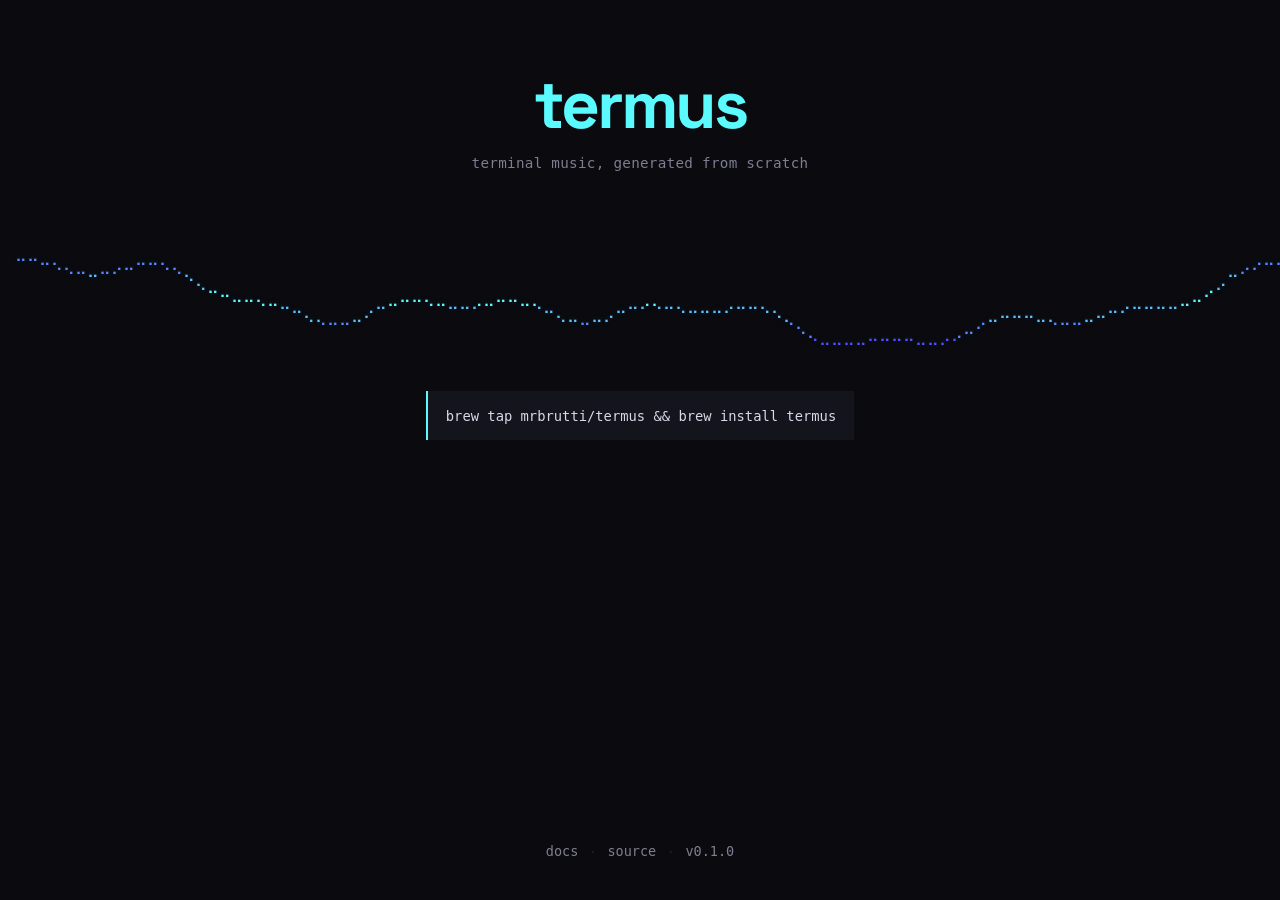
<file: docs/index.html>
<!DOCTYPE html>
<html lang="en">
<head>
  <meta charset="UTF-8">
  <meta name="viewport" content="width=device-width, initial-scale=1.0">
  <title>termus</title>
  <meta name="description" content="Terminal music player that generates ambient, jazz, lofi, classical, and more in real time.">
  <link rel="preconnect" href="https://fonts.googleapis.com">
  <link rel="preconnect" href="https://fonts.gstatic.com" crossorigin>
  <link href="https://fonts.googleapis.com/css2?family=Space+Grotesk:wght@500;700&display=swap" rel="stylesheet">
  <link rel="stylesheet" href="style.css">
</head>
<body class="landing">
  <header class="hero">
    <h1 class="logo">termus</h1>
    <p class="tagline">terminal music, generated from scratch</p>
  </header>

  <div class="wave-wrap" aria-label="Animated Braille oscilloscope">
    <pre id="brailleScope" class="braille-scope" aria-hidden="true"></pre>
  </div>

  <main>
    <pre class="install"><code>brew tap mrbrutti/termus &amp;&amp; brew install termus</code></pre>

    <nav class="links">
      <a href="docs.html">docs</a>
      <span class="sep">·</span>
      <a href="https://github.com/mrbrutti/termus">source</a>
      <span class="sep">·</span>
      <a href="https://github.com/mrbrutti/termus/releases">v0.1.0</a>
    </nav>
  </main>

  <script>
    (function () {
      // Render an animated Braille oscilloscope — same trick the TUI uses:
      // a 2-dot-wide by 4-dot-tall sub-pixel grid mapped onto Unicode Braille
      // characters (U+2800 base + bitmask). Each row of <span>s gets its own
      // gradient color, top→bottom indigo→cyan→indigo, mirroring the
      // app's default theme.
      var pre = document.getElementById('brailleScope');

      // Bit positions within a single Braille cell, by (dx, dy):
      //   (0,0)=0x01  (1,0)=0x08
      //   (0,1)=0x02  (1,1)=0x10
      //   (0,2)=0x04  (1,2)=0x20
      //   (0,3)=0x40  (1,3)=0x80
      var BITS = [
        [0x01, 0x08],
        [0x02, 0x10],
        [0x04, 0x20],
        [0x40, 0x80]
      ];

      function lerp(a, b, t) { return Math.round(a + (b - a) * t); }
      function hex2(n) { var s = n.toString(16); return s.length < 2 ? '0' + s : s; }

      // Triangle gradient from edge to center and back: edges = indigo,
      // center = cyan. Matches the app's themes.go vertical gradient.
      function colorAt(row, total) {
        var mid = (total - 1) / 2;
        var norm = mid > 0 ? Math.abs(row - mid) / mid : 0;
        var r = lerp(0x5b, 0x5b, norm);
        var g = lerp(0xfa, 0x4b, norm);
        var b = lerp(0xff, 0xff, norm);
        return '#' + hex2(r) + hex2(g) + hex2(b);
      }

      var W = 0;    // cells wide
      var H = 7;    // cells tall — keeps the wave thin like the real TUI scope
                    // shows during normal-volume playback (the wave only
                    // occupies a narrow band around the middle of the screen)
      var t = 0;

      // Row span elements, created once and updated per-frame via
      // textContent so we never need innerHTML.
      var rowSpans = [];

      function buildRows() {
        // Clear out the <pre> safely and rebuild row spans.
        while (pre.firstChild) pre.removeChild(pre.firstChild);
        rowSpans = [];
        for (var cy = 0; cy < H; cy++) {
          var span = document.createElement('span');
          span.style.color = colorAt(cy, H);
          span.style.display = 'block';
          rowSpans.push(span);
          pre.appendChild(span);
        }
      }

      function measure() {
        // Read the rendered character size and recompute how many Braille
        // cells fit edge-to-edge.
        var rect = pre.getBoundingClientRect();
        var probe = document.createElement('span');
        probe.textContent = '⠿';
        probe.style.position = 'absolute';
        probe.style.visibility = 'hidden';
        probe.style.font = window.getComputedStyle(pre).font;
        document.body.appendChild(probe);
        var cw = probe.getBoundingClientRect().width || 10;
        document.body.removeChild(probe);
        W = Math.max(20, Math.floor(rect.width / cw));
        buildRows();
      }

      function frame() {
        var dotsX = W * 2;
        var dotsY = H * 4;
        var mid = dotsY / 2;
        // Amplitude tuned to ~60% of half-height — keeps the wave inside the
        // middle ~3 cell rows like the real TUI shows. Matches the recorded
        // termus output where the wave is a thin band of dots, not a
        // full-screen pad of glyphs.
        var amp = dotsY * 0.55;
        // Four incommensurate sine components. The first two carry the
        // slow shape; the third + fourth add the higher-frequency micro-
        // wiggle that gives the dots their "audio waveform" character.
        var dotYs = new Array(dotsX);
        for (var x = 0; x < dotsX; x++) {
          var v =
              0.48 * Math.sin(0.022 * x + t * 0.040)
            + 0.24 * Math.sin(0.058 * x + t * 0.090)
            + 0.16 * Math.sin(0.135 * x + t * 0.060)
            + 0.10 * Math.sin(0.310 * x + t * 0.130);
          var y = mid + amp * v;
          if (y < 0) y = 0;
          if (y > dotsY - 1) y = dotsY - 1;
          dotYs[x] = y | 0;
        }

        // Convert dot grid → row of Braille chars for each cell row.
        for (var cy = 0; cy < H; cy++) {
          var chars = '';
          for (var cx = 0; cx < W; cx++) {
            var bits = 0;
            for (var dy = 0; dy < 4; dy++) {
              var py = cy * 4 + dy;
              for (var dx = 0; dx < 2; dx++) {
                var px = cx * 2 + dx;
                if (dotYs[px] === py) bits |= BITS[dy][dx];
              }
            }
            chars += String.fromCharCode(0x2800 + bits);
          }
          rowSpans[cy].textContent = chars;
        }
      }

      function tick() {
        frame();
        t += 2; // faster phase drift than 1 — closer to the actual TUI rate
        requestAnimationFrame(tick);
      }

      function init() {
        measure();
        if (window.matchMedia && window.matchMedia('(prefers-reduced-motion: reduce)').matches) {
          frame();
        } else {
          tick();
        }
      }

      window.addEventListener('resize', measure);

      // Wait for the webfont (Space Grotesk) so initial layout doesn't jump.
      if (document.fonts && document.fonts.ready) {
        document.fonts.ready.then(init);
      } else {
        init();
      }
    })();
  </script>
</body>
</html>
</file>
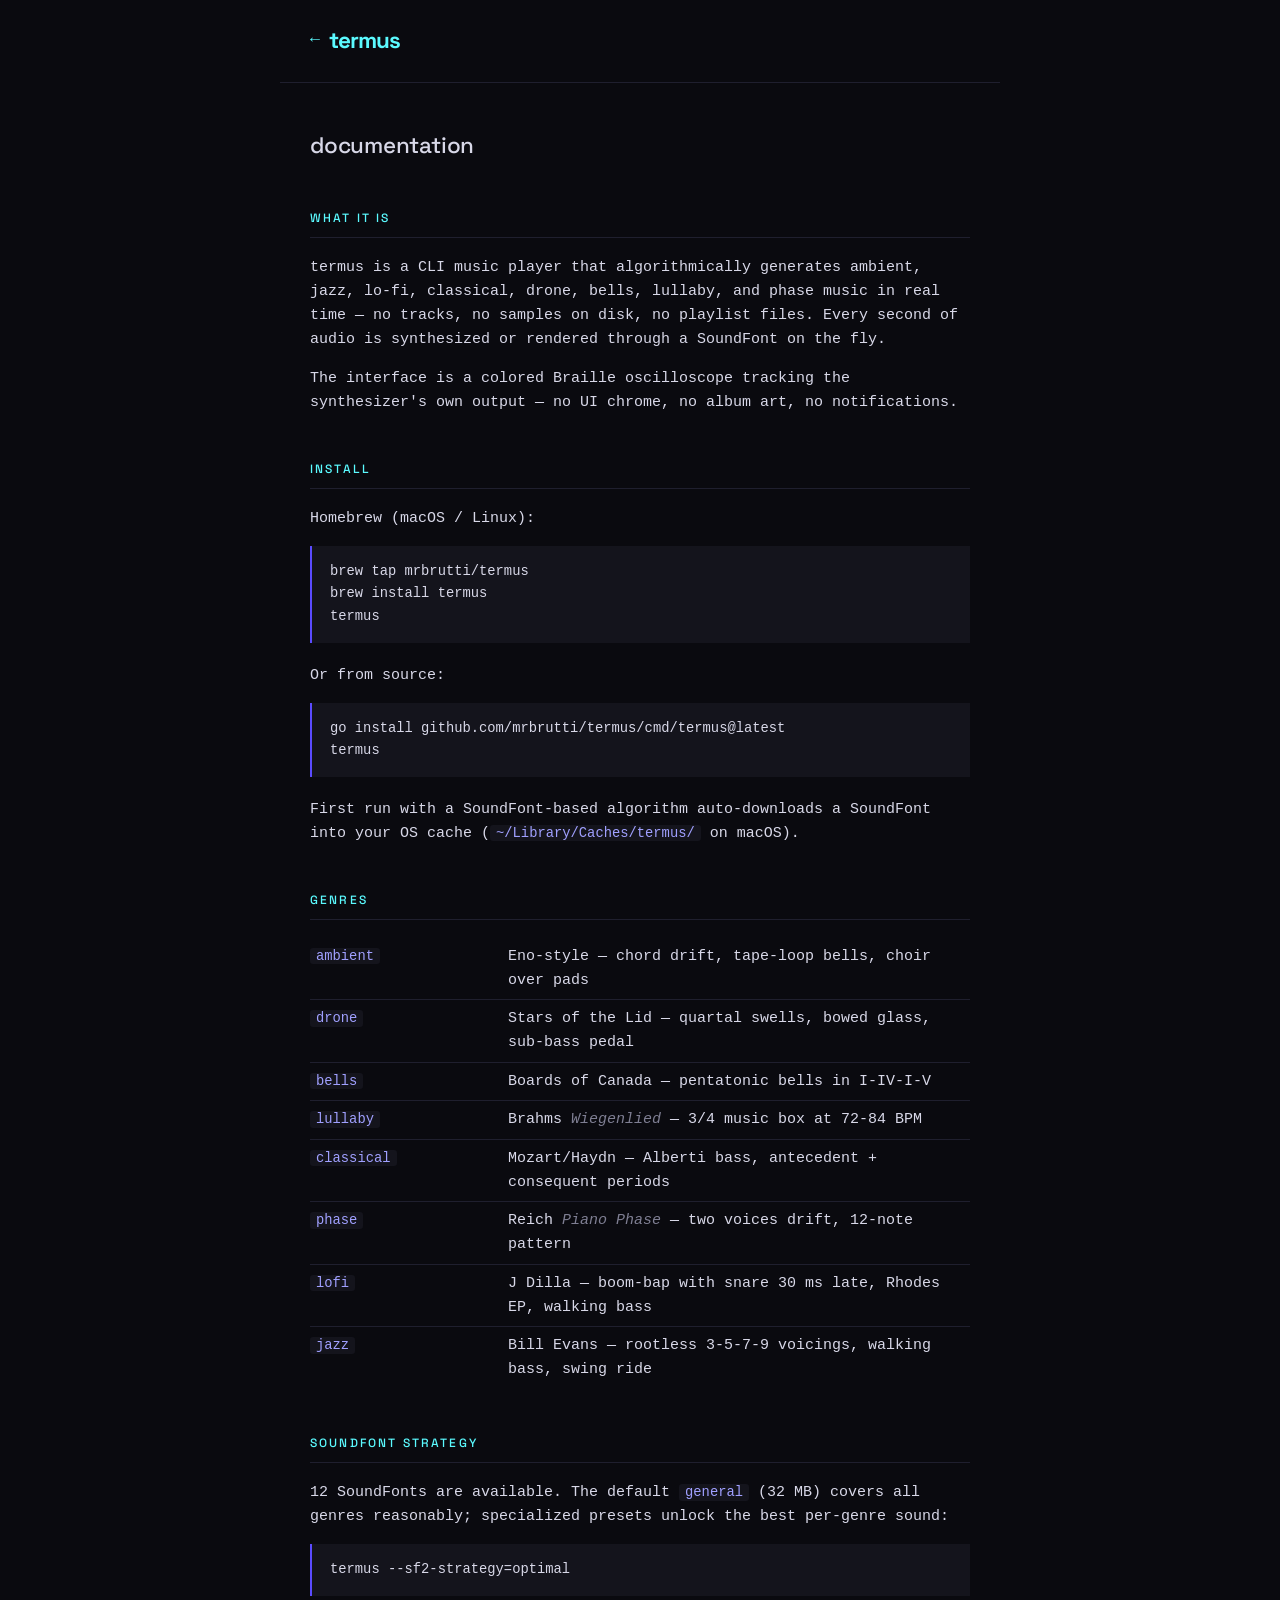
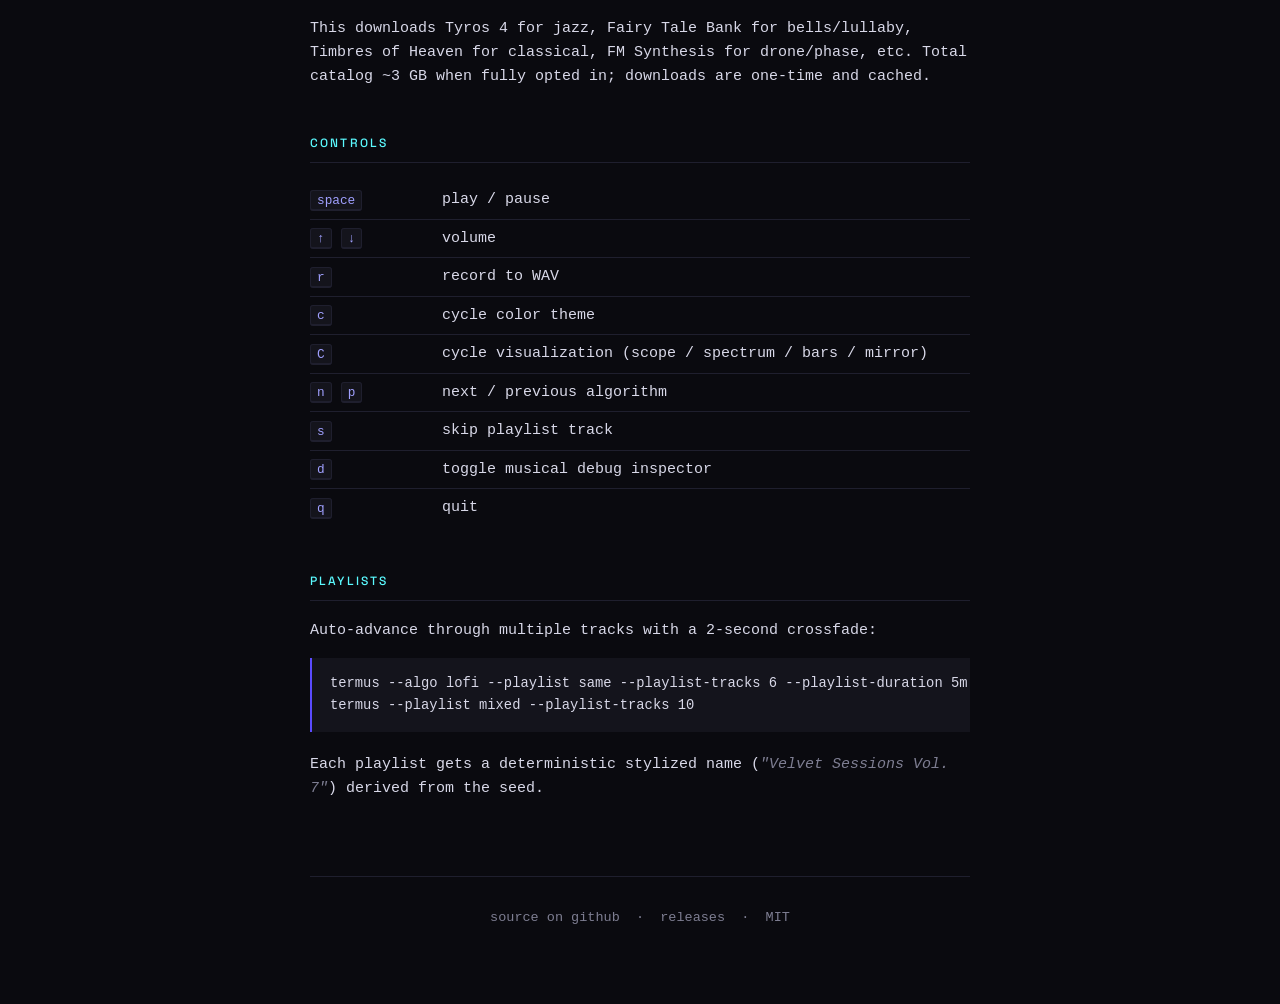
<file: docs/docs.html>
<!DOCTYPE html>
<html lang="en">
<head>
  <meta charset="UTF-8">
  <meta name="viewport" content="width=device-width, initial-scale=1.0">
  <title>termus / docs</title>
  <meta name="description" content="Documentation for termus — install, genres, controls, SoundFont strategy.">
  <link rel="preconnect" href="https://fonts.googleapis.com">
  <link rel="preconnect" href="https://fonts.gstatic.com" crossorigin>
  <link href="https://fonts.googleapis.com/css2?family=Space+Grotesk:wght@500;700&display=swap" rel="stylesheet">
  <link rel="stylesheet" href="style.css">
</head>
<body class="docs">
  <header class="docs-header">
    <a href="index.html" class="back"><span class="back-arrow">←</span> <span class="logo small">termus</span></a>
  </header>

  <main>
    <h1 class="page-title">documentation</h1>

    <section>
      <h2>What it is</h2>
      <p>
        termus is a CLI music player that algorithmically generates ambient,
        jazz, lo-fi, classical, drone, bells, lullaby, and phase music in real
        time — no tracks, no samples on disk, no playlist files. Every second
        of audio is synthesized or rendered through a SoundFont on the fly.
      </p>
      <p>
        The interface is a colored Braille oscilloscope tracking the
        synthesizer's own output — no UI chrome, no album art, no notifications.
      </p>
    </section>

    <section>
      <h2>Install</h2>
      <p>Homebrew (macOS / Linux):</p>
<pre><code>brew tap mrbrutti/termus
brew install termus
termus</code></pre>

      <p>Or from source:</p>
<pre><code>go install github.com/mrbrutti/termus/cmd/termus@latest
termus</code></pre>

      <p>
        First run with a SoundFont-based algorithm auto-downloads a SoundFont
        into your OS cache (<code>~/Library/Caches/termus/</code> on macOS).
      </p>
    </section>

    <section>
      <h2>Genres</h2>
      <table class="genres">
        <tr><td><code>ambient</code></td><td>Eno-style — chord drift, tape-loop bells, choir over pads</td></tr>
        <tr><td><code>drone</code></td><td>Stars of the Lid — quartal swells, bowed glass, sub-bass pedal</td></tr>
        <tr><td><code>bells</code></td><td>Boards of Canada — pentatonic bells in I-IV-I-V</td></tr>
        <tr><td><code>lullaby</code></td><td>Brahms <em>Wiegenlied</em> — 3/4 music box at 72-84 BPM</td></tr>
        <tr><td><code>classical</code></td><td>Mozart/Haydn — Alberti bass, antecedent + consequent periods</td></tr>
        <tr><td><code>phase</code></td><td>Reich <em>Piano Phase</em> — two voices drift, 12-note pattern</td></tr>
        <tr><td><code>lofi</code></td><td>J Dilla — boom-bap with snare 30 ms late, Rhodes EP, walking bass</td></tr>
        <tr><td><code>jazz</code></td><td>Bill Evans — rootless 3-5-7-9 voicings, walking bass, swing ride</td></tr>
      </table>
    </section>

    <section>
      <h2>SoundFont strategy</h2>
      <p>
        12 SoundFonts are available. The default <code>general</code> (32 MB)
        covers all genres reasonably; specialized presets unlock the best
        per-genre sound:
      </p>
<pre><code>termus --sf2-strategy=optimal</code></pre>
      <p>
        This downloads Tyros 4 for jazz, Fairy Tale Bank for bells/lullaby,
        Timbres of Heaven for classical, FM Synthesis for drone/phase, etc.
        Total catalog ~3 GB when fully opted in; downloads are one-time and
        cached.
      </p>
    </section>

    <section>
      <h2>Controls</h2>
      <table class="controls">
        <tr><td><kbd>space</kbd></td><td>play / pause</td></tr>
        <tr><td><kbd>↑</kbd> <kbd>↓</kbd></td><td>volume</td></tr>
        <tr><td><kbd>r</kbd></td><td>record to WAV</td></tr>
        <tr><td><kbd>c</kbd></td><td>cycle color theme</td></tr>
        <tr><td><kbd>C</kbd></td><td>cycle visualization (scope / spectrum / bars / mirror)</td></tr>
        <tr><td><kbd>n</kbd> <kbd>p</kbd></td><td>next / previous algorithm</td></tr>
        <tr><td><kbd>s</kbd></td><td>skip playlist track</td></tr>
        <tr><td><kbd>d</kbd></td><td>toggle musical debug inspector</td></tr>
        <tr><td><kbd>q</kbd></td><td>quit</td></tr>
      </table>
    </section>

    <section>
      <h2>Playlists</h2>
      <p>
        Auto-advance through multiple tracks with a 2-second crossfade:
      </p>
<pre><code>termus --algo lofi --playlist same --playlist-tracks 6 --playlist-duration 5m
termus --playlist mixed --playlist-tracks 10</code></pre>
      <p>
        Each playlist gets a deterministic stylized name
        (<em>"Velvet Sessions Vol. 7"</em>) derived from the seed.
      </p>
    </section>

    <footer>
      <p>
        <a href="https://github.com/mrbrutti/termus">source on github</a>
        &nbsp;·&nbsp;
        <a href="https://github.com/mrbrutti/termus/releases">releases</a>
        &nbsp;·&nbsp;
        <a href="https://github.com/mrbrutti/termus/blob/main/LICENSE">MIT</a>
      </p>
    </footer>
  </main>
</body>
</html>
</file>
<file: docs/style.css>
/* termus / minimalist landing + docs, indigo→cyan, wave-defined */

:root {
  --bg: #0a0a0f;
  --bg-elev: #14141c;
  --fg: #d8d8e8;
  --fg-dim: #7e7e92;
  --rule: #1f1f2e;
  --indigo: #5b4bff;
  --cyan: #5bfaff;
  --bar-fg: #a0a0ff;
}

* {
  box-sizing: border-box;
}

html, body {
  background: var(--bg);
  color: var(--fg);
  font-family: ui-monospace, "SF Mono", "JetBrains Mono", "Cascadia Mono", Menlo, Consolas, monospace;
  font-size: 15px;
  line-height: 1.6;
  margin: 0;
  padding: 0;
  -webkit-font-smoothing: antialiased;
  -moz-osx-font-smoothing: grayscale;
}

/* The logo uses Space Grotesk Bold — modern geometric sans with personality,
   contrasts with the monospace body text and stops the wordmark from looking
   like just another line of code. */
.logo {
  font-family: "Space Grotesk", system-ui, sans-serif;
  font-weight: 700;
  letter-spacing: -0.045em;
  color: var(--cyan);
}

/* ============================================================
   LANDING PAGE
   The landing flows vertically: hero (centered text) → wave (full
   viewport width, edge to edge) → main (install + links, centered).
   ============================================================ */

body.landing {
  min-height: 100vh;
  display: flex;
  flex-direction: column;
}

body.landing .hero {
  text-align: center;
  padding: 8vh 2rem 2rem;
}

body.landing .logo {
  font-size: 4.5rem;
  margin: 0;
  line-height: 1;
}

body.landing .tagline {
  color: var(--fg-dim);
  font-size: 0.95rem;
  margin: 0.8rem 0 0;
  letter-spacing: 0.02em;
}

/* The wave-wrap goes wall-to-wall regardless of any parent constraints.
   The SVG inside fills its container; the JS computes path coordinates
   based on actual rendered width, so the wave always extends edge-to-edge
   without distortion or stretching. */
/* The Braille scope is rendered as a <pre> filled with Unicode Braille
   characters (U+2800–U+28FF). One <span> per row carries that row's color
   for the indigo→cyan→indigo vertical gradient. Goes wall-to-wall by
   default; the JS measures the rendered character width and packs as many
   cells as fit. */
body.landing .wave-wrap {
  width: 100%;
  margin: 2.5rem 0;
  overflow: hidden;
}

body.landing .braille-scope {
  display: block;
  margin: 0;
  padding: 0 1rem;
  font-family: ui-monospace, "SF Mono", "JetBrains Mono", "Cascadia Mono", Menlo, Consolas, monospace;
  font-size: 16px;
  line-height: 1.0;
  white-space: pre;
  overflow: hidden;
  text-shadow: 0 0 6px rgba(91, 250, 255, 0.18);
  user-select: none;
}

body.landing main {
  max-width: 720px;
  margin: 0 auto;
  padding: 0 2rem 4vh;
  display: flex;
  flex-direction: column;
  align-items: center;
  text-align: center;
  flex: 1;
}

body.landing .install {
  background: var(--bg-elev);
  border-left: 2px solid var(--cyan);
  padding: 0.9rem 1.2rem;
  font-size: 0.92rem;
  margin: 0 0 3rem;
  text-align: left;
  max-width: 100%;
  overflow-x: auto;
}

body.landing .install code {
  color: var(--fg);
}

body.landing .links {
  color: var(--fg-dim);
  font-size: 0.9rem;
  display: flex;
  gap: 0.7rem;
  align-items: center;
  margin-top: auto;
}

body.landing .links .sep {
  color: var(--rule);
}

body.landing .links a {
  color: var(--fg-dim);
  text-decoration: none;
  border-bottom: 1px solid transparent;
  transition: color 0.15s, border-color 0.15s;
}

body.landing .links a:hover {
  color: var(--cyan);
  border-bottom-color: var(--cyan);
}

/* ============================================================
   DOCS PAGE
   ============================================================ */

body.docs {
  padding: 0;
}

.docs-header {
  border-bottom: 1px solid var(--rule);
  padding: 1.5rem 2rem;
  max-width: 720px;
  margin: 0 auto;
}

.back {
  color: var(--fg-dim);
  text-decoration: none;
  display: inline-flex;
  align-items: center;
  gap: 0.6rem;
  font-size: 0.95rem;
  transition: color 0.15s;
}

.back:hover {
  color: var(--cyan);
}

.back .back-arrow {
  font-size: 1.1rem;
}

.logo.small {
  font-size: 1.5rem;
  color: inherit;
}

.back:hover .logo.small {
  color: var(--cyan);
}

body.docs main {
  max-width: 720px;
  margin: 0 auto;
  padding: 3rem 2rem 4rem;
}

.page-title {
  font-family: "Space Grotesk", system-ui, sans-serif;
  font-weight: 500;
  font-size: 1.5rem;
  color: var(--fg);
  margin: 0 0 3rem;
  letter-spacing: -0.01em;
}

body.docs section {
  margin: 3rem 0;
}

body.docs h2 {
  font-size: 0.8rem;
  font-weight: 500;
  font-family: "Space Grotesk", system-ui, sans-serif;
  letter-spacing: 0.18em;
  text-transform: uppercase;
  color: var(--cyan);
  margin: 0 0 1.2rem;
  padding-bottom: 0.6rem;
  border-bottom: 1px solid var(--rule);
}

body.docs p {
  margin: 0 0 1rem;
}

body.docs p code,
body.docs td code {
  color: var(--bar-fg);
  background: var(--bg-elev);
  padding: 0.05rem 0.4rem;
  border-radius: 3px;
  font-size: 0.92em;
}

body.docs pre {
  background: var(--bg-elev);
  border-left: 2px solid var(--indigo);
  margin: 1rem 0 1.4rem;
  padding: 1rem 1.2rem;
  overflow-x: auto;
  font-size: 0.92rem;
}

body.docs pre code {
  background: transparent;
  padding: 0;
  color: var(--fg);
}

body.docs table {
  width: 100%;
  border-collapse: collapse;
  margin: 0.4rem 0 1.2rem;
}

body.docs table td {
  padding: 0.45rem 0;
  border-bottom: 1px solid var(--rule);
  vertical-align: top;
}

body.docs table.genres td:first-child,
body.docs table.controls td:first-child {
  width: 30%;
  color: var(--bar-fg);
  white-space: nowrap;
  padding-right: 1rem;
}

body.docs table.controls td:first-child {
  width: 20%;
}

body.docs table tr:last-child td {
  border-bottom: none;
}

kbd {
  background: var(--bg-elev);
  border: 1px solid var(--rule);
  border-bottom-width: 2px;
  border-radius: 3px;
  padding: 0.1rem 0.4rem;
  font-size: 0.85em;
  font-family: ui-monospace, monospace;
  color: var(--bar-fg);
}

em {
  font-style: italic;
  color: var(--fg-dim);
}

body.docs a {
  color: var(--cyan);
  text-decoration: none;
  border-bottom: 1px solid transparent;
  transition: border-color 0.15s;
}

body.docs a:hover {
  border-bottom-color: var(--cyan);
}

body.docs footer {
  margin-top: 5rem;
  padding-top: 2rem;
  border-top: 1px solid var(--rule);
  color: var(--fg-dim);
  font-size: 0.9rem;
  text-align: center;
}

body.docs footer a {
  color: var(--fg-dim);
}

body.docs footer a:hover {
  color: var(--cyan);
  border-bottom-color: var(--cyan);
}

/* ============================================================
   RESPONSIVE
   ============================================================ */

@media (max-width: 600px) {
  body.landing .hero { padding: 5vh 1.2rem 1rem; }
  body.landing .logo { font-size: 3rem; }
  body.landing .wave-wrap { margin: 1.5rem 0; }
  body.landing .braille-scope { font-size: 13px; padding: 0 0.7rem; }
  body.landing main { padding: 0 1.2rem 3vh; }
  body.landing .install { font-size: 0.82rem; }

  .docs-header { padding: 1.2rem 1.2rem; }
  body.docs main { padding: 2rem 1.2rem 2.5rem; }
  body.docs section { margin: 2.5rem 0; }
}
</file>
